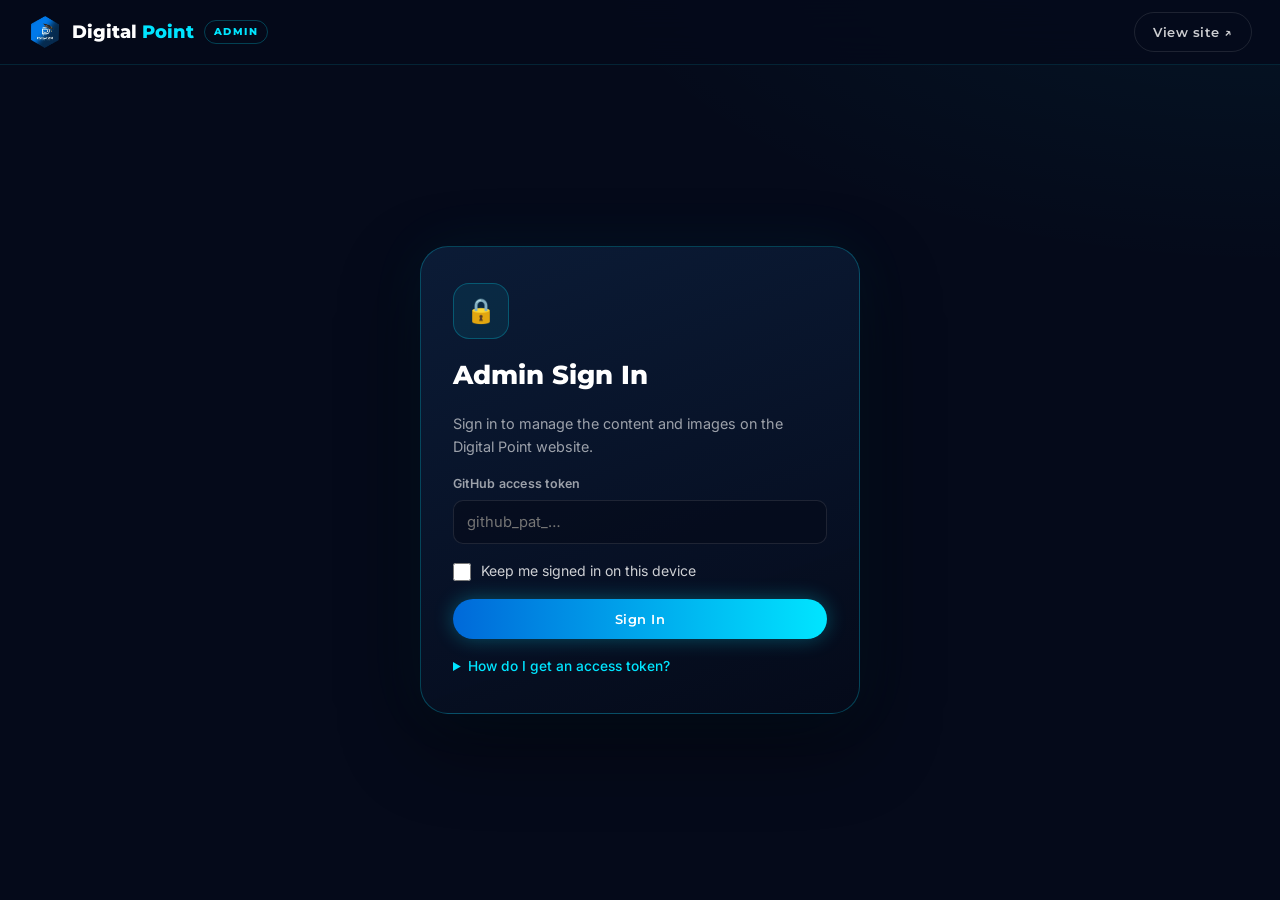
<file: admin.html>
<!DOCTYPE html>
<html lang="en">

<head>
    <meta charset="UTF-8" />
    <meta name="viewport" content="width=device-width, initial-scale=1.0" />
    <meta name="robots" content="noindex, nofollow" />
    <title>Site Management — Digital Point</title>
    <link rel="icon" type="image/png" href="assets/images/logo.png" />

    <link rel="preconnect" href="https://fonts.googleapis.com" />
    <link rel="preconnect" href="https://fonts.gstatic.com" crossorigin />
    <link rel="stylesheet"
        href="https://fonts.googleapis.com/css2?family=Inter:wght@400;500;600&family=Montserrat:wght@600;700;800&display=swap" />

    <link rel="stylesheet" href="assets/css/base.css" />
    <link rel="stylesheet" href="assets/css/admin.css" />
</head>

<body class="admin-body">

    <!-- ── Top bar ─────────────────────────────────────────── -->
    <header class="adm-topbar">
        <a href="index.html" class="adm-brand">
            <img src="assets/images/logo.png" alt="" class="adm-logo" />
            <span>Digital <span class="accent">Point</span></span>
            <span class="adm-brand-tag">Admin</span>
        </a>
        <div class="adm-topbar-right">
            <a href="index.html" class="adm-btn adm-btn-ghost" target="_blank" rel="noopener">View site ↗</a>
            <div class="adm-user" id="adm-user" hidden>
                <button class="adm-btn adm-btn-ghost" id="adm-signout" type="button">Sign out</button>
            </div>
        </div>
    </header>

    <!-- ── Sign-in screen ──────────────────────────────────── -->
    <main class="adm-login" id="adm-login" hidden>
        <form class="adm-login-card" id="adm-login-form" autocomplete="off">
            <div class="adm-login-icon" aria-hidden="true">🔒</div>
            <h1>Admin Sign In</h1>
            <p class="adm-muted">Sign in to manage the content and images on the Digital Point website.</p>

            <label class="adm-field">
                <span class="adm-label">GitHub access token</span>
                <input type="password" id="adm-token" placeholder="github_pat_…" required spellcheck="false" />
            </label>

            <label class="adm-check">
                <input type="checkbox" id="adm-remember" />
                <span>Keep me signed in on this device</span>
            </label>

            <p class="adm-error" id="adm-login-error" role="alert" hidden></p>

            <button type="submit" class="adm-btn adm-btn-primary adm-btn-block" id="adm-login-btn">Sign In</button>

            <details class="adm-help">
                <summary>How do I get an access token?</summary>
                <ol>
                    <li>Sign in to GitHub with the account that owns the website, then open
                        <a href="https://github.com/settings/personal-access-tokens/new" target="_blank"
                            rel="noopener">New fine-grained token</a>.</li>
                    <li>Give it a name (for example <em>Website admin</em>) and choose an expiry date.</li>
                    <li>Under <strong>Repository access</strong>, choose <em>Only select repositories</em> and pick
                        <strong>digitalpoint</strong>.</li>
                    <li>Under <strong>Permissions → Repository permissions</strong>, set
                        <strong>Contents</strong> to <em>Read and write</em>.</li>
                    <li>Click <strong>Generate token</strong>, copy it and paste it above.</li>
                </ol>
                <p class="adm-muted">Keep the token private, because anyone who has it can edit the website.
                    Only tick "Keep me signed in" on your own device.</p>
            </details>
        </form>
    </main>

    <!-- ── Loading state ───────────────────────────────────── -->
    <div class="adm-loading" id="adm-loading">
        <div class="adm-spinner" aria-hidden="true"></div>
        <p id="adm-loading-text">Loading…</p>
    </div>

    <!-- ── Management dashboard ────────────────────────────── -->
    <div class="adm-app" id="adm-app" hidden>
        <nav class="adm-sidebar" id="adm-sidebar" aria-label="Website sections"></nav>

        <main class="adm-main">
            <div class="adm-main-inner" id="adm-section"></div>
        </main>
    </div>

    <!-- ── Save bar ────────────────────────────────────────── -->
    <div class="adm-savebar" id="adm-savebar" hidden>
        <span class="adm-savebar-text"><span class="adm-dot"></span><span id="adm-savebar-text">You have unsaved changes</span></span>
        <div class="adm-savebar-actions">
            <button type="button" class="adm-btn adm-btn-ghost" id="adm-discard">Discard</button>
            <button type="button" class="adm-btn adm-btn-primary" id="adm-save">Publish changes</button>
        </div>
    </div>

    <!-- ── Publish dialog ──────────────────────────────────── -->
    <dialog class="adm-dialog" id="adm-publish-dialog">
        <form method="dialog" id="adm-publish-form">
            <h2>Publish changes</h2>
            <p class="adm-muted">Your changes will go live on the website in about 1–2 minutes.</p>
            <ul class="adm-changes" id="adm-changes"></ul>
            <label class="adm-field">
                <span class="adm-label">Short note about this change (optional)</span>
                <input type="text" id="adm-commit-msg" placeholder="e.g. Updated faculty photos" maxlength="120" />
            </label>
            <div class="adm-dialog-actions">
                <button type="button" class="adm-btn adm-btn-ghost" id="adm-publish-cancel">Cancel</button>
                <button type="submit" class="adm-btn adm-btn-primary" id="adm-publish-confirm" value="publish">Publish</button>
            </div>
        </form>
    </dialog>

    <!-- ── Replace token (keeps unsaved edits) ─────────────── -->
    <dialog class="adm-dialog" id="adm-token-dialog">
        <form method="dialog" id="adm-token-form" autocomplete="off">
            <h2>Token can't save changes</h2>
            <p class="adm-muted" id="adm-token-reason"></p>
            <ol class="adm-token-steps">
                <li>Open <a href="https://github.com/settings/personal-access-tokens" target="_blank" rel="noopener">your fine-grained tokens</a> and edit the token, or create a new one.</li>
                <li><strong>Repository access:</strong> Only select repositories → <strong>digitalpoint</strong></li>
                <li><strong>Repository permissions → Contents:</strong> <em>Read and write</em> (not Read-only)</li>
                <li>Save. If GitHub gives you a new token, paste it below.</li>
            </ol>
            <p class="adm-muted">Your unsaved changes are kept.</p>
            <label class="adm-field">
                <span class="adm-label">Access token</span>
                <input type="password" id="adm-token-new" placeholder="github_pat_… (leave empty if you only edited the permissions)" spellcheck="false" />
            </label>
            <label class="adm-check">
                <input type="checkbox" id="adm-token-remember" />
                <span>Keep me signed in on this device</span>
            </label>
            <p class="adm-error" id="adm-token-error" role="alert" hidden></p>
            <div class="adm-dialog-actions">
                <button type="button" class="adm-btn adm-btn-ghost" id="adm-token-cancel">Cancel</button>
                <button type="submit" class="adm-btn adm-btn-primary" id="adm-token-retry">Try publishing again</button>
            </div>
        </form>
    </dialog>

    <!-- ── Toasts ──────────────────────────────────────────── -->
    <div class="adm-toasts" id="adm-toasts" aria-live="polite"></div>

    <script src="assets/js/admin.js" defer></script>
</body>

</html>
</file>
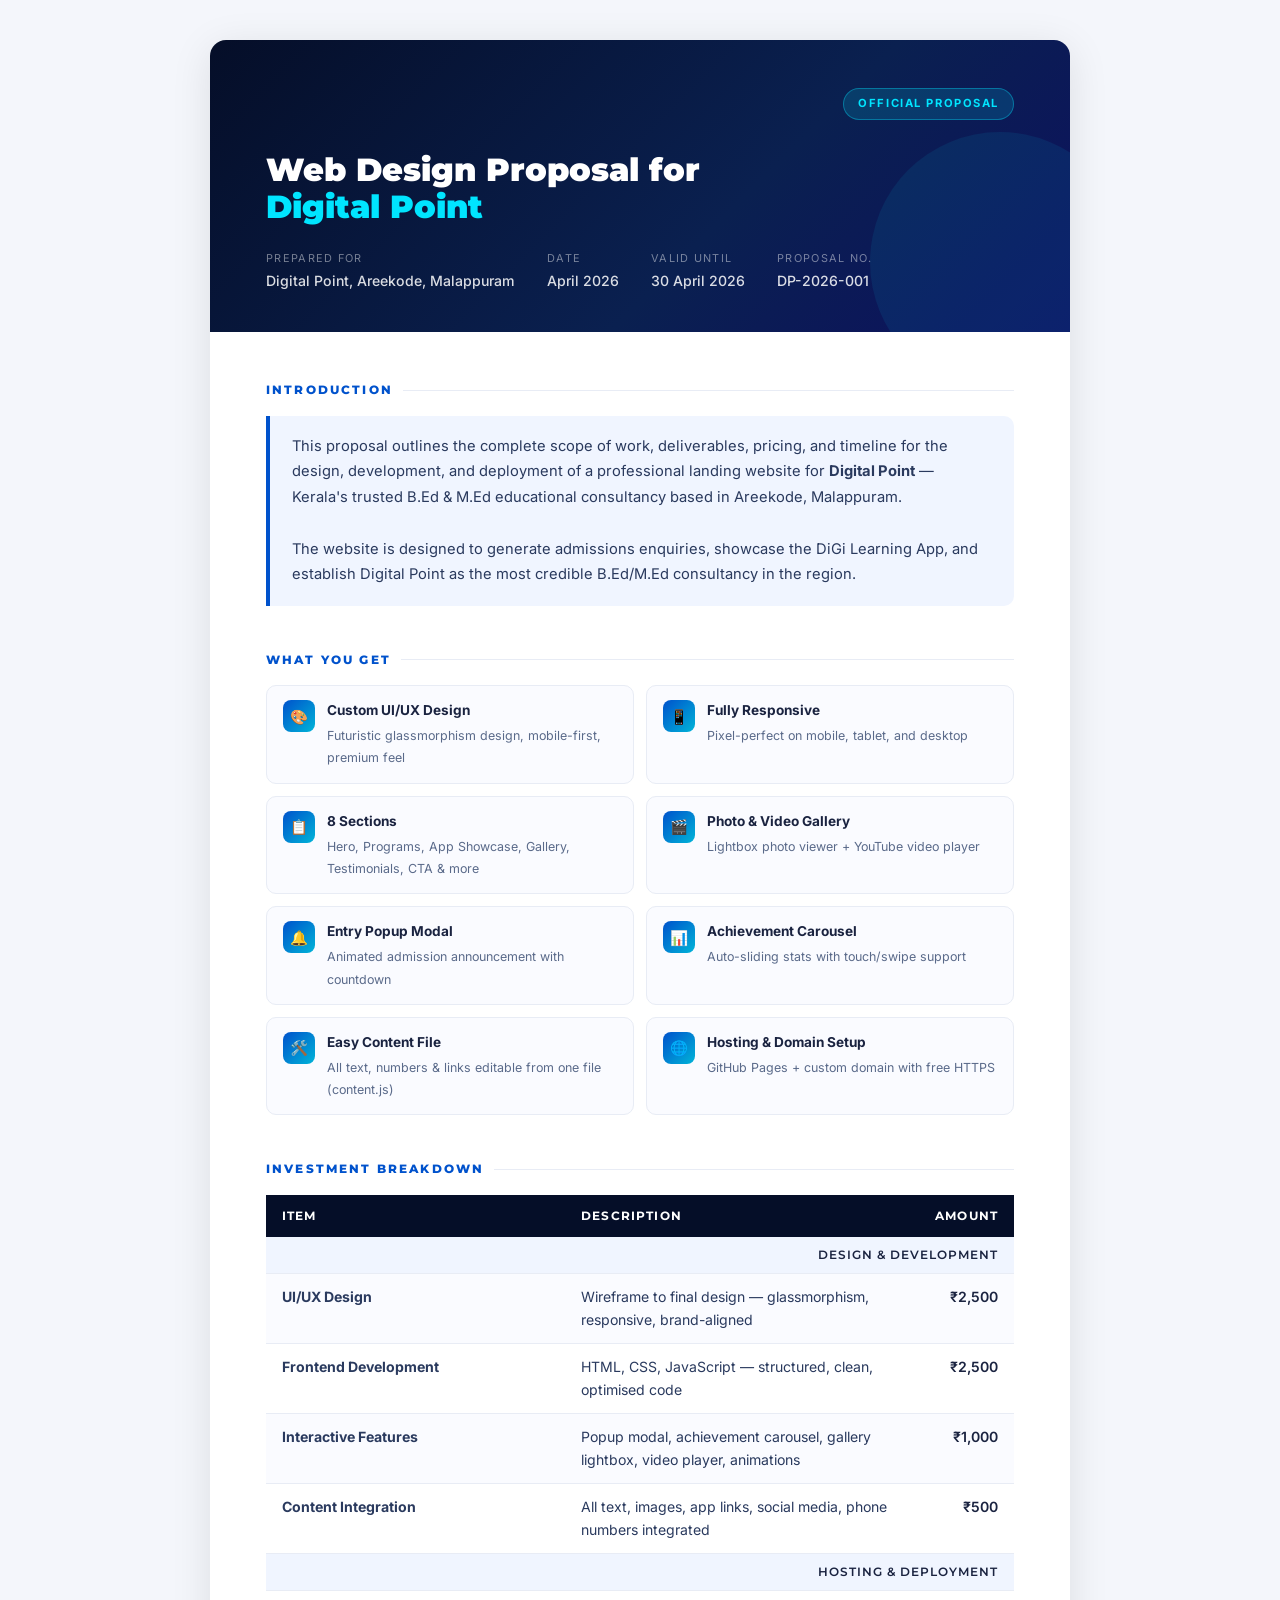
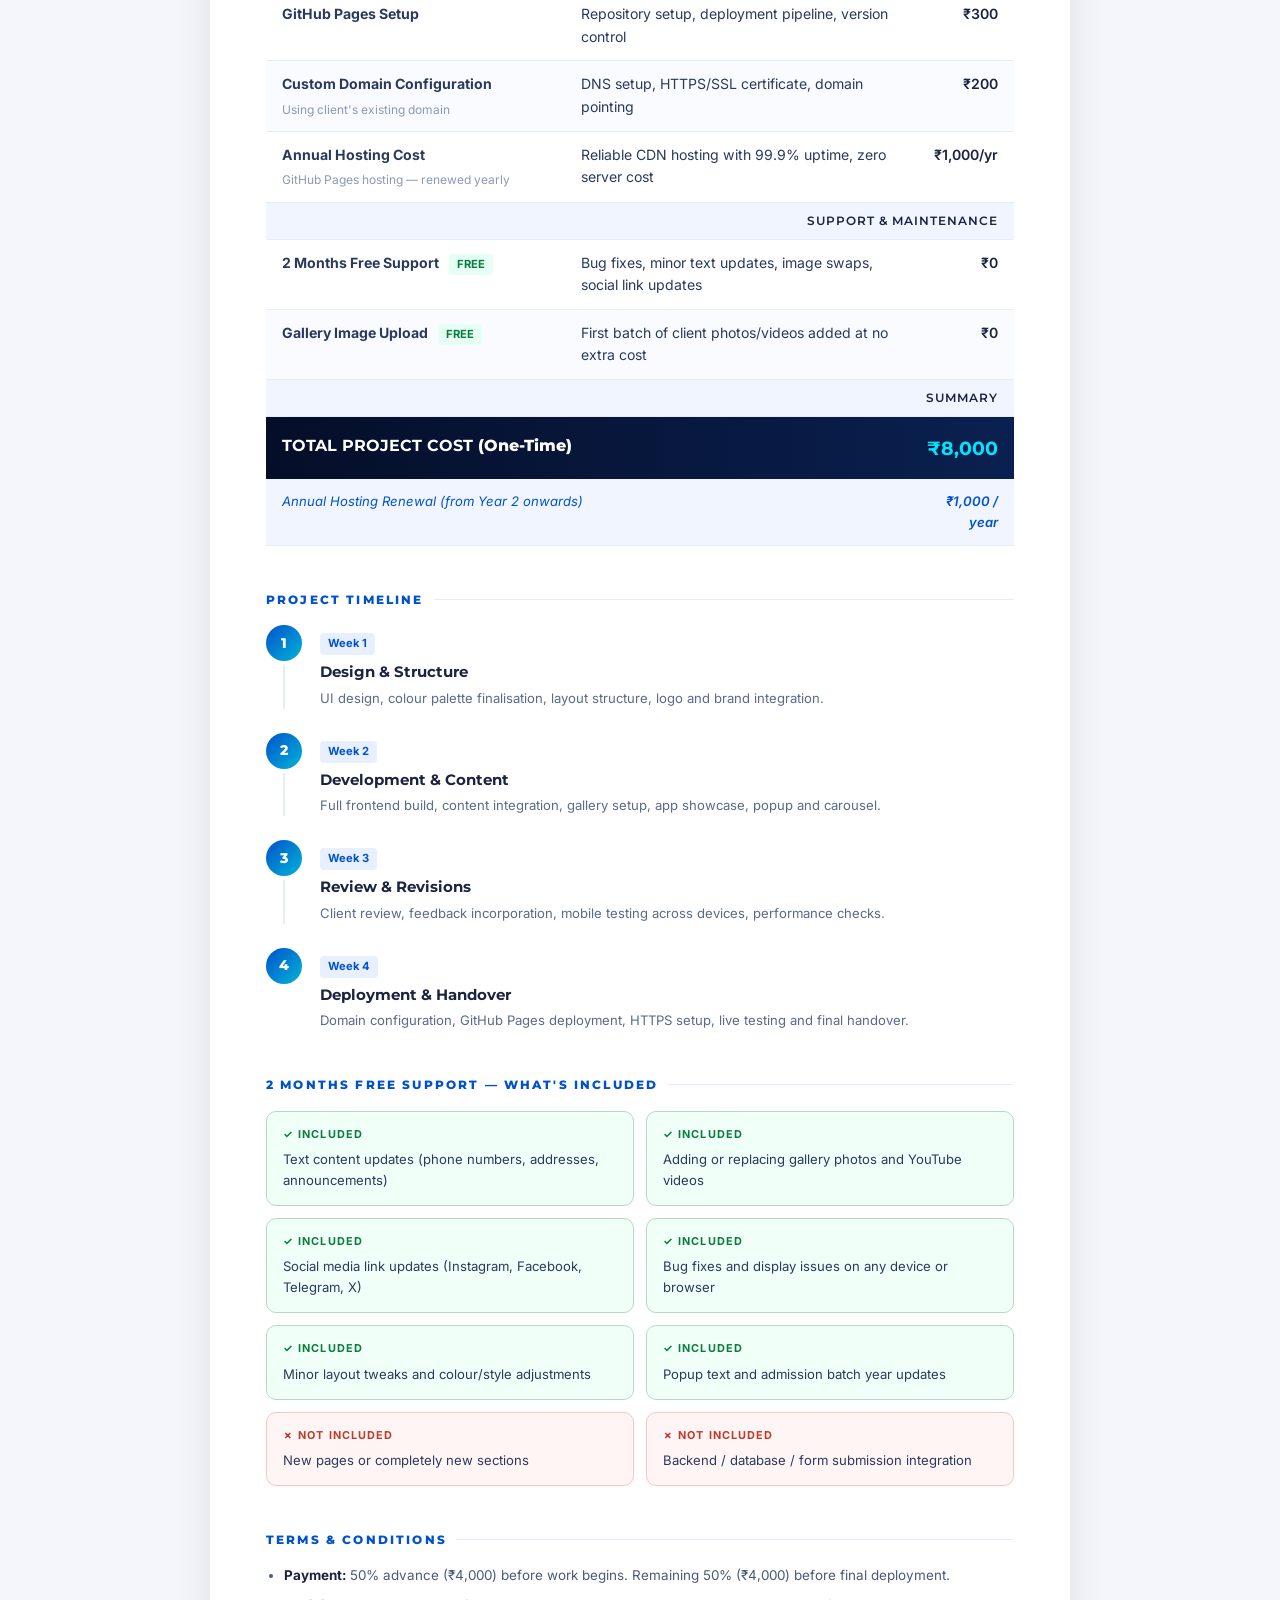
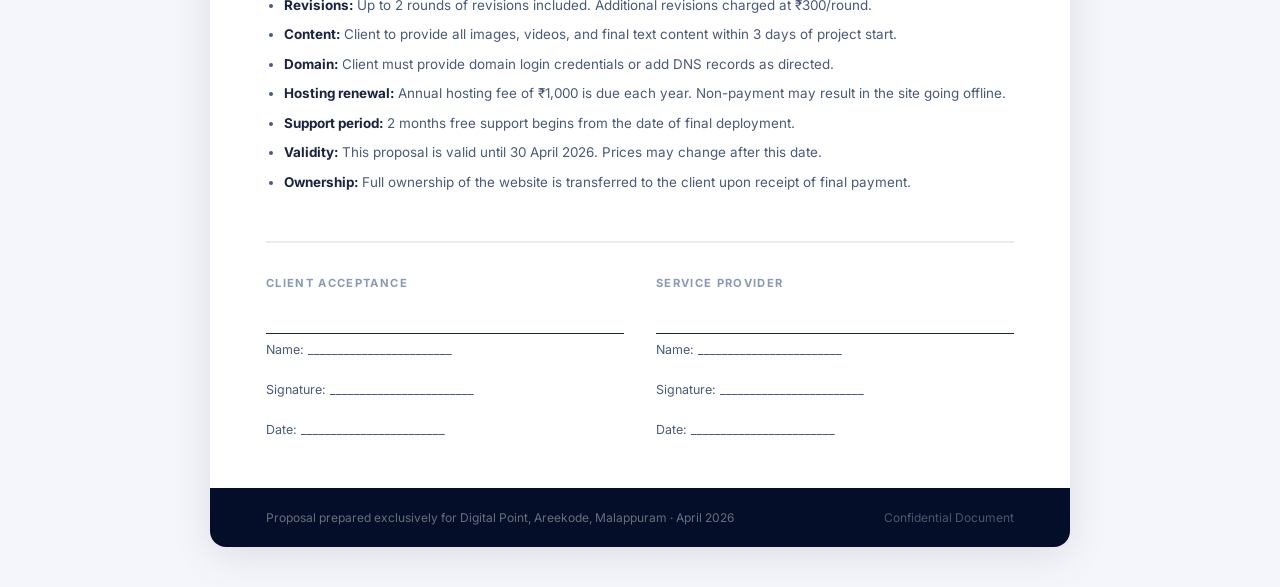
<file: proposal/proposal.html>
<!DOCTYPE html>
<html lang="en">
<head>
  <meta charset="UTF-8" />
  <meta name="viewport" content="width=device-width, initial-scale=1.0" />
  <title>Web Design Proposal — Digital Point</title>
  <link href="https://fonts.googleapis.com/css2?family=Montserrat:wght@400;600;700;800;900&family=Inter:wght@300;400;500;600&display=swap" rel="stylesheet" />
  <style>
    * { margin: 0; padding: 0; box-sizing: border-box; }

    body {
      font-family: 'Inter', sans-serif;
      background: #f4f6fb;
      color: #1a2340;
      font-size: 14px;
      line-height: 1.6;
    }

    /* ── Page wrapper ── */
    .page {
      max-width: 860px;
      margin: 40px auto;
      background: #fff;
      border-radius: 16px;
      overflow: hidden;
      box-shadow: 0 8px 40px rgba(0,0,0,0.10);
    }

    /* ── Header ── */
    .header {
      background: linear-gradient(135deg, #050e28 0%, #0a2050 60%, #0d1060 100%);
      padding: 48px 56px 40px;
      position: relative;
      overflow: hidden;
    }
    .header::after {
      content: '';
      position: absolute;
      bottom: -60px; right: -60px;
      width: 260px; height: 260px;
      border-radius: 50%;
      background: rgba(0,229,255,0.08);
    }
    .header-top {
      display: flex;
      justify-content: space-between;
      align-items: flex-start;
      margin-bottom: 32px;
    }
    .header-brand {
      font-family: 'Montserrat', sans-serif;
      font-weight: 800;
      font-size: 1.3rem;
      color: #fff;
      letter-spacing: 0.04em;
    }
    .header-brand span { color: #00e5ff; }
    .header-brand small {
      display: block;
      font-size: 0.7rem;
      font-weight: 400;
      color: rgba(255,255,255,0.5);
      letter-spacing: 0.12em;
      text-transform: uppercase;
      margin-top: 4px;
    }
    .proposal-label {
      background: rgba(0,229,255,0.15);
      border: 1px solid rgba(0,229,255,0.35);
      color: #00e5ff;
      font-size: 0.7rem;
      font-weight: 700;
      letter-spacing: 0.14em;
      text-transform: uppercase;
      padding: 6px 14px;
      border-radius: 50px;
    }
    .header h1 {
      font-family: 'Montserrat', sans-serif;
      font-weight: 900;
      font-size: 2rem;
      color: #fff;
      line-height: 1.15;
      margin-bottom: 10px;
      position: relative; z-index: 1;
    }
    .header h1 span { color: #00e5ff; }
    .header-meta {
      display: flex;
      gap: 32px;
      margin-top: 24px;
      position: relative; z-index: 1;
    }
    .meta-item label {
      display: block;
      font-size: 0.68rem;
      color: rgba(255,255,255,0.45);
      letter-spacing: 0.12em;
      text-transform: uppercase;
      margin-bottom: 3px;
    }
    .meta-item span {
      font-size: 0.88rem;
      color: rgba(255,255,255,0.85);
      font-weight: 500;
    }

    /* ── Body sections ── */
    .body { padding: 48px 56px; }

    .section { margin-bottom: 44px; }
    .section-title {
      font-family: 'Montserrat', sans-serif;
      font-weight: 800;
      font-size: 0.75rem;
      letter-spacing: 0.18em;
      text-transform: uppercase;
      color: #0052cc;
      margin-bottom: 16px;
      display: flex;
      align-items: center;
      gap: 10px;
    }
    .section-title::after {
      content: '';
      flex: 1;
      height: 1px;
      background: #e8ecf5;
    }

    /* Intro block */
    .intro-box {
      background: #f0f5ff;
      border-left: 4px solid #0052cc;
      border-radius: 0 10px 10px 0;
      padding: 18px 22px;
      font-size: 0.92rem;
      color: #2a3a5e;
      line-height: 1.75;
    }

    /* Deliverables */
    .deliverables-grid {
      display: grid;
      grid-template-columns: 1fr 1fr;
      gap: 12px;
    }
    .d-item {
      display: flex;
      align-items: flex-start;
      gap: 12px;
      padding: 14px 16px;
      border-radius: 10px;
      border: 1px solid #e8ecf5;
      background: #fafbff;
    }
    .d-icon {
      width: 32px; height: 32px;
      border-radius: 8px;
      background: linear-gradient(135deg, #0052cc, #00b4d8);
      display: flex; align-items: center; justify-content: center;
      font-size: 0.9rem;
      flex-shrink: 0;
    }
    .d-item strong {
      display: block;
      font-size: 0.85rem;
      font-weight: 700;
      color: #1a2340;
      margin-bottom: 2px;
    }
    .d-item span { font-size: 0.78rem; color: #5a6a8a; }

    /* Pricing table */
    .price-table { width: 100%; border-collapse: collapse; }
    .price-table thead tr {
      background: #050e28;
      color: #fff;
    }
    .price-table thead th {
      padding: 12px 16px;
      text-align: left;
      font-family: 'Montserrat', sans-serif;
      font-size: 0.72rem;
      font-weight: 700;
      letter-spacing: 0.10em;
      text-transform: uppercase;
    }
    .price-table thead th:last-child { text-align: right; }
    .price-table tbody tr { border-bottom: 1px solid #e8ecf5; }
    .price-table tbody tr:nth-child(even) { background: #fafbff; }
    .price-table tbody td {
      padding: 12px 16px;
      font-size: 0.88rem;
      color: #2a3a5e;
      vertical-align: top;
    }
    .price-table tbody td:last-child {
      text-align: right;
      font-weight: 600;
      color: #1a2340;
    }
    .price-table .cat-row td {
      background: #f0f5ff;
      font-family: 'Montserrat', sans-serif;
      font-weight: 700;
      font-size: 0.78rem;
      color: #0052cc;
      text-transform: uppercase;
      letter-spacing: 0.08em;
      padding: 8px 16px;
    }
    .price-note { font-size: 0.75rem; color: #8a9ab5; margin-top: 4px; display: block; }
    .free-tag {
      display: inline-block;
      background: #e6fff4;
      color: #0a7c3e;
      font-size: 0.7rem;
      font-weight: 700;
      padding: 2px 8px;
      border-radius: 4px;
      margin-left: 6px;
    }
    .discount-tag {
      display: inline-block;
      background: #fff3e0;
      color: #c65a00;
      font-size: 0.7rem;
      font-weight: 700;
      padding: 2px 8px;
      border-radius: 4px;
      margin-left: 6px;
    }

    /* Total row */
    .total-row {
      background: linear-gradient(90deg, #050e28, #0a2050) !important;
      border-bottom: none !important;
    }
    .total-row td {
      color: #fff !important;
      font-family: 'Montserrat', sans-serif !important;
      font-weight: 800 !important;
      font-size: 1rem !important;
      padding: 16px 16px !important;
    }
    .total-row td:last-child { color: #00e5ff !important; font-size: 1.2rem !important; }

    .yearly-row td {
      background: #f0f5ff;
      color: #0052cc !important;
      font-size: 0.82rem !important;
      font-style: italic;
    }
    .yearly-row td:last-child { color: #0052cc !important; }

    /* Timeline */
    .timeline { display: flex; flex-direction: column; gap: 0; }
    .tl-item {
      display: flex;
      gap: 18px;
      padding-bottom: 24px;
      position: relative;
    }
    .tl-item:last-child { padding-bottom: 0; }
    .tl-left {
      display: flex;
      flex-direction: column;
      align-items: center;
      flex-shrink: 0;
    }
    .tl-dot {
      width: 36px; height: 36px;
      border-radius: 50%;
      background: linear-gradient(135deg, #0052cc, #00b4d8);
      display: flex; align-items: center; justify-content: center;
      font-size: 0.85rem;
      color: #fff;
      font-family: 'Montserrat', sans-serif;
      font-weight: 800;
      flex-shrink: 0;
    }
    .tl-line {
      flex: 1;
      width: 2px;
      background: #e8ecf5;
      margin-top: 4px;
    }
    .tl-item:last-child .tl-line { display: none; }
    .tl-content { padding-top: 6px; }
    .tl-title {
      font-family: 'Montserrat', sans-serif;
      font-weight: 700;
      font-size: 0.92rem;
      color: #1a2340;
      margin-bottom: 3px;
    }
    .tl-week {
      display: inline-block;
      font-size: 0.7rem;
      font-weight: 700;
      color: #0052cc;
      background: #e8f0ff;
      padding: 2px 8px;
      border-radius: 4px;
      margin-bottom: 6px;
    }
    .tl-desc { font-size: 0.82rem; color: #5a6a8a; }

    /* Support table */
    .support-grid {
      display: grid;
      grid-template-columns: 1fr 1fr;
      gap: 12px;
    }
    .support-item {
      padding: 14px 16px;
      border-radius: 10px;
      border: 1px solid #e8ecf5;
    }
    .support-item.included { border-color: #b3dac7; background: #f0fff8; }
    .support-item.excluded { border-color: #f5c6c6; background: #fff5f5; }
    .support-tag {
      font-size: 0.68rem;
      font-weight: 700;
      letter-spacing: 0.1em;
      text-transform: uppercase;
      margin-bottom: 6px;
    }
    .support-item.included .support-tag { color: #0a7c3e; }
    .support-item.excluded .support-tag { color: #c0392b; }
    .support-item p { font-size: 0.82rem; color: #2a3a5e; }

    /* Terms */
    .terms-list { padding-left: 18px; }
    .terms-list li {
      font-size: 0.84rem;
      color: #4a5a7a;
      margin-bottom: 8px;
    }
    .terms-list li strong { color: #1a2340; }

    /* Signature */
    .signature-row {
      display: grid;
      grid-template-columns: 1fr 1fr;
      gap: 32px;
      margin-top: 48px;
      padding-top: 32px;
      border-top: 2px solid #e8ecf5;
    }
    .sig-box label {
      display: block;
      font-size: 0.7rem;
      font-weight: 700;
      color: #8a9ab5;
      letter-spacing: 0.12em;
      text-transform: uppercase;
      margin-bottom: 40px;
    }
    .sig-line {
      border-top: 1px solid #1a2340;
      padding-top: 6px;
      font-size: 0.78rem;
      color: #4a5a7a;
    }

    /* Footer */
    .footer {
      background: #050e28;
      padding: 20px 56px;
      display: flex;
      justify-content: space-between;
      align-items: center;
    }
    .footer p { font-size: 0.75rem; color: rgba(255,255,255,0.4); }
    .footer span { font-size: 0.75rem; color: rgba(255,255,255,0.3); }

    /* ── Print / Save as PDF ── */
    @media print {
      @page {
        size: A4 portrait;
        margin: 12mm 14mm 12mm 14mm;
      }

      * {
        -webkit-print-color-adjust: exact !important;
        print-color-adjust: exact !important;
      }

      html, body {
        width: 100%;
        background: #fff !important;
        font-size: 11.5px;
        line-height: 1.55;
      }

      /* Remove outer chrome — page IS the document */
      .page {
        width: 100%;
        max-width: 100%;
        margin: 0;
        padding: 0;
        border-radius: 0;
        box-shadow: none;
        overflow: visible;
      }

      .header  { padding: 24px 28px 20px; }
      .body    { padding: 22px 28px; }
      .footer  { padding: 12px 28px; }

      /* Compact spacing */
      .section          { margin-bottom: 22px; break-inside: avoid; page-break-inside: avoid; }
      .section-title    { margin-bottom: 10px; }
      .intro-box        { padding: 12px 16px; }
      .deliverables-grid{ gap: 8px; }
      .support-grid     { gap: 8px; }
      .d-item           { padding: 10px 12px; }
      .support-item     { padding: 10px 12px; }
      .tl-item          { padding-bottom: 12px; }
      .signature-row    { margin-top: 20px; padding-top: 16px; }

      /* Table stays together */
      .price-table      { break-inside: avoid; page-break-inside: avoid; }
      .price-table tbody tr { break-inside: avoid; page-break-inside: avoid; }

      /* Timeline stays together */
      .timeline         { break-inside: avoid; page-break-inside: avoid; }

      /* Header meta row wraps nicely */
      .header-meta      { gap: 20px; flex-wrap: wrap; margin-top: 16px; }
      .header h1        { font-size: 1.6rem; }

      /* Prevent orphaned signature */
      .signature-row    { break-inside: avoid; page-break-inside: avoid; }
    }
  </style>
  <script src="proposal-content.js"></script>
</head>
<body>
<div class="page">

  <!-- ── HEADER ── -->
  <div class="header">
    <div class="header-top">
      <div class="header-brand">
        <span data-p="studio.name">Your Studio Name</span>
        <small data-p="studio.subtitle">Web Design &amp; Development</small>
      </div>
      <div class="proposal-label">Official Proposal</div>
    </div>

    <h1>Web Design Proposal for<br /><span>Digital Point</span></h1>

    <div class="header-meta">
      <div class="meta-item">
        <label>Prepared for</label>
        <span data-p="meta.prepared_for">Digital Point, Areekode, Malappuram</span>
      </div>
      <div class="meta-item">
        <label>Date</label>
        <span data-p="meta.date">April 2026</span>
      </div>
      <div class="meta-item">
        <label>Valid Until</label>
        <span data-p="meta.valid_until">30 April 2026</span>
      </div>
      <div class="meta-item">
        <label>Proposal No.</label>
        <span data-p="meta.proposal_no">DP-2026-001</span>
      </div>
    </div>
  </div>

  <!-- ── BODY ── -->
  <div class="body">

    <!-- INTRODUCTION -->
    <div class="section">
      <div class="section-title">Introduction</div>
      <div class="intro-box">
        This proposal outlines the complete scope of work, deliverables, pricing, and timeline for the design,
        development, and deployment of a professional landing website for <strong>Digital Point</strong> —
        Kerala's trusted B.Ed &amp; M.Ed educational consultancy based in Areekode, Malappuram.
        <br /><br />
        The website is designed to generate admissions enquiries, showcase the DiGi Learning App,
        and establish Digital Point as the most credible B.Ed/M.Ed consultancy in the region.
      </div>
    </div>

    <!-- DELIVERABLES -->
    <div class="section">
      <div class="section-title">What You Get</div>
      <div class="deliverables-grid">
        <div class="d-item">
          <div class="d-icon">🎨</div>
          <div>
            <strong>Custom UI/UX Design</strong>
            <span>Futuristic glassmorphism design, mobile-first, premium feel</span>
          </div>
        </div>
        <div class="d-item">
          <div class="d-icon">📱</div>
          <div>
            <strong>Fully Responsive</strong>
            <span>Pixel-perfect on mobile, tablet, and desktop</span>
          </div>
        </div>
        <div class="d-item">
          <div class="d-icon">📋</div>
          <div>
            <strong>8 Sections</strong>
            <span>Hero, Programs, App Showcase, Gallery, Testimonials, CTA &amp; more</span>
          </div>
        </div>
        <div class="d-item">
          <div class="d-icon">🎬</div>
          <div>
            <strong>Photo &amp; Video Gallery</strong>
            <span>Lightbox photo viewer + YouTube video player</span>
          </div>
        </div>
        <div class="d-item">
          <div class="d-icon">🔔</div>
          <div>
            <strong>Entry Popup Modal</strong>
            <span>Animated admission announcement with countdown</span>
          </div>
        </div>
        <div class="d-item">
          <div class="d-icon">📊</div>
          <div>
            <strong>Achievement Carousel</strong>
            <span>Auto-sliding stats with touch/swipe support</span>
          </div>
        </div>
        <div class="d-item">
          <div class="d-icon">🛠️</div>
          <div>
            <strong>Easy Content File</strong>
            <span>All text, numbers &amp; links editable from one file (content.js)</span>
          </div>
        </div>
        <div class="d-item">
          <div class="d-icon">🌐</div>
          <div>
            <strong>Hosting &amp; Domain Setup</strong>
            <span>GitHub Pages + custom domain with free HTTPS</span>
          </div>
        </div>
      </div>
    </div>

    <!-- PRICING -->
    <div class="section">
      <div class="section-title">Investment Breakdown</div>
      <table class="price-table">
        <thead>
          <tr>
            <th style="width:40%">Item</th>
            <th>Description</th>
            <th>Amount</th>
          </tr>
        </thead>
        <tbody>

          <tr class="cat-row"><td colspan="3">Design &amp; Development</td></tr>

          <tr>
            <td><strong>UI/UX Design</strong></td>
            <td>Wireframe to final design — glassmorphism, responsive, brand-aligned</td>
            <td data-p="pricing.ui_design">₹2,500</td>
          </tr>
          <tr>
            <td><strong>Frontend Development</strong></td>
            <td>HTML, CSS, JavaScript — structured, clean, optimised code</td>
            <td data-p="pricing.frontend_dev">₹2,500</td>
          </tr>
          <tr>
            <td><strong>Interactive Features</strong></td>
            <td>Popup modal, achievement carousel, gallery lightbox, video player, animations</td>
            <td data-p="pricing.interactive">₹1,000</td>
          </tr>
          <tr>
            <td><strong>Content Integration</strong></td>
            <td>All text, images, app links, social media, phone numbers integrated</td>
            <td data-p="pricing.content_integration">₹500</td>
          </tr>

          <tr class="cat-row"><td colspan="3">Hosting &amp; Deployment</td></tr>

          <tr>
            <td><strong>GitHub Pages Setup</strong></td>
            <td>Repository setup, deployment pipeline, version control</td>
            <td data-p="pricing.github_setup">₹300</td>
          </tr>
          <tr>
            <td><strong>Custom Domain Configuration</strong>
              <span class="price-note">Using client's existing domain</span>
            </td>
            <td>DNS setup, HTTPS/SSL certificate, domain pointing</td>
            <td data-p="pricing.domain_config">₹200</td>
          </tr>
          <tr>
            <td><strong>Annual Hosting Cost</strong>
              <span class="price-note">GitHub Pages hosting — renewed yearly</span>
            </td>
            <td>Reliable CDN hosting with 99.9% uptime, zero server cost</td>
            <td data-p="pricing.hosting_yearly">₹1,000/yr</td>
          </tr>

          <tr class="cat-row"><td colspan="3">Support &amp; Maintenance</td></tr>

          <tr>
            <td>
              <strong>2 Months Free Support</strong>
              <span class="free-tag">FREE</span>
            </td>
            <td>Bug fixes, minor text updates, image swaps, social link updates</td>
            <td>₹0</td>
          </tr>
          <tr>
            <td>
              <strong>Gallery Image Upload</strong>
              <span class="free-tag">FREE</span>
            </td>
            <td>First batch of client photos/videos added at no extra cost</td>
            <td>₹0</td>
          </tr>

          <tr class="cat-row"><td colspan="3">Summary</td></tr>

          <tr class="total-row">
            <td colspan="2"><strong>TOTAL PROJECT COST</strong> (One-Time)</td>
            <td><strong data-p="pricing.total_onetime">₹8,000</strong></td>
          </tr>
          <tr class="yearly-row">
            <td colspan="2">Annual Hosting Renewal (from Year 2 onwards)</td>
            <td data-p="pricing.hosting_renewal">₹1,000 / year</td>
          </tr>

        </tbody>
      </table>
    </div>

    <!-- TIMELINE -->
    <div class="section">
      <div class="section-title">Project Timeline</div>
      <div class="timeline">
        <div class="tl-item">
          <div class="tl-left">
            <div class="tl-dot">1</div>
            <div class="tl-line"></div>
          </div>
          <div class="tl-content">
            <div class="tl-week">Week 1</div>
            <div class="tl-title" data-p="timeline.week1_title">Design &amp; Structure</div>
            <p class="tl-desc" data-p="timeline.week1_desc">UI design, colour palette finalisation, layout structure, logo and brand integration.</p>
          </div>
        </div>
        <div class="tl-item">
          <div class="tl-left">
            <div class="tl-dot">2</div>
            <div class="tl-line"></div>
          </div>
          <div class="tl-content">
            <div class="tl-week">Week 2</div>
            <div class="tl-title" data-p="timeline.week2_title">Development &amp; Content</div>
            <p class="tl-desc" data-p="timeline.week2_desc">Full frontend build, content integration, gallery setup, app showcase, popup and carousel.</p>
          </div>
        </div>
        <div class="tl-item">
          <div class="tl-left">
            <div class="tl-dot">3</div>
            <div class="tl-line"></div>
          </div>
          <div class="tl-content">
            <div class="tl-week">Week 3</div>
            <div class="tl-title" data-p="timeline.week3_title">Review &amp; Revisions</div>
            <p class="tl-desc" data-p="timeline.week3_desc">Client review, feedback incorporation, mobile testing across devices, performance checks.</p>
          </div>
        </div>
        <div class="tl-item">
          <div class="tl-left">
            <div class="tl-dot">4</div>
            <div class="tl-line"></div>
          </div>
          <div class="tl-content">
            <div class="tl-week">Week 4</div>
            <div class="tl-title" data-p="timeline.week4_title">Deployment &amp; Handover</div>
            <p class="tl-desc" data-p="timeline.week4_desc">Domain configuration, GitHub Pages deployment, HTTPS setup, live testing and final handover.</p>
          </div>
        </div>
      </div>
    </div>

    <!-- SUPPORT -->
    <div class="section">
      <div class="section-title">2 Months Free Support — What's Included</div>
      <div class="support-grid">
        <div class="support-item included">
          <div class="support-tag">✓ Included</div>
          <p>Text content updates (phone numbers, addresses, announcements)</p>
        </div>
        <div class="support-item included">
          <div class="support-tag">✓ Included</div>
          <p>Adding or replacing gallery photos and YouTube videos</p>
        </div>
        <div class="support-item included">
          <div class="support-tag">✓ Included</div>
          <p>Social media link updates (Instagram, Facebook, Telegram, X)</p>
        </div>
        <div class="support-item included">
          <div class="support-tag">✓ Included</div>
          <p>Bug fixes and display issues on any device or browser</p>
        </div>
        <div class="support-item included">
          <div class="support-tag">✓ Included</div>
          <p>Minor layout tweaks and colour/style adjustments</p>
        </div>
        <div class="support-item included">
          <div class="support-tag">✓ Included</div>
          <p>Popup text and admission batch year updates</p>
        </div>
        <div class="support-item excluded">
          <div class="support-tag">✗ Not Included</div>
          <p>New pages or completely new sections</p>
        </div>
        <div class="support-item excluded">
          <div class="support-tag">✗ Not Included</div>
          <p>Backend / database / form submission integration</p>
        </div>
      </div>
    </div>

    <!-- TERMS -->
    <div class="section">
      <div class="section-title">Terms &amp; Conditions</div>
      <ul class="terms-list">
        <li><strong>Payment:</strong> 50% advance (₹4,000) before work begins. Remaining 50% (₹4,000) before final deployment.</li>
        <li><strong>Revisions:</strong> Up to 2 rounds of revisions included. Additional revisions charged at ₹300/round.</li>
        <li><strong>Content:</strong> Client to provide all images, videos, and final text content within 3 days of project start.</li>
        <li><strong>Domain:</strong> Client must provide domain login credentials or add DNS records as directed.</li>
        <li><strong>Hosting renewal:</strong> Annual hosting fee of ₹1,000 is due each year. Non-payment may result in the site going offline.</li>
        <li><strong>Support period:</strong> 2 months free support begins from the date of final deployment.</li>
        <li><strong>Validity:</strong> This proposal is valid until 30 April 2026. Prices may change after this date.</li>
        <li><strong>Ownership:</strong> Full ownership of the website is transferred to the client upon receipt of final payment.</li>
      </ul>
    </div>

    <!-- SIGNATURE -->
    <div class="signature-row">
      <div class="sig-box">
        <label>Client Acceptance</label>
        <div class="sig-line">
          Name: ________________________<br /><br />
          Signature: ________________________<br /><br />
          Date: ________________________
        </div>
      </div>
      <div class="sig-box">
        <label>Service Provider</label>
        <div class="sig-line">
          Name: ________________________<br /><br />
          Signature: ________________________<br /><br />
          Date: ________________________
        </div>
      </div>
    </div>

  </div><!-- /.body -->

  <!-- ── FOOTER ── -->
  <div class="footer">
    <p data-p="footer.note">Proposal prepared exclusively for Digital Point, Areekode, Malappuram · April 2026</p>
    <span>Confidential Document</span>
  </div>

</div>

<script>
  /* Inject PROPOSAL values into [data-p="key.path"] elements */
  (function () {
    if (typeof PROPOSAL === 'undefined') return;
    function get(obj, path) {
      return path.split('.').reduce(function(o, k){ return (o && o[k] !== undefined) ? o[k] : null; }, obj);
    }
    document.querySelectorAll('[data-p]').forEach(function(el) {
      var val = get(PROPOSAL, el.dataset.p);
      if (val !== null) el.textContent = val;
    });
  })();
</script>
</body>
</html>
</file>
<file: assets/css/base.css>
/* ============================================================
   BASE — Custom Properties, Reset, Typography
   ============================================================ */

:root {
  /* Color tokens */
  --midnight:       #050a1a;
  --deep-blue:      #0a1628;
  --navy:           #0d1f3c;
  --cyan:           #00e5ff;
  --cyan-soft:      #00b4d8;
  --cyan-glow:      rgba(0, 229, 255, 0.18);
  --cyan-dim:       rgba(0, 229, 255, 0.08);

  /* Alpha-white scale */
  --white:          #ffffff;
  --white-80:       rgba(255, 255, 255, 0.80);
  --white-60:       rgba(255, 255, 255, 0.60);
  --white-20:       rgba(255, 255, 255, 0.20);
  --white-10:       rgba(255, 255, 255, 0.10);
  --white-06:       rgba(255, 255, 255, 0.06);

  /* Glass system */
  --glass-bg:       rgba(255, 255, 255, 0.04);
  --glass-border:   rgba(0, 229, 255, 0.25);

  /* Typography */
  --font-display:   'Montserrat', sans-serif;
  --font-body:      'Inter', sans-serif;

  /* Spacing scale */
  --space-xs:  8px;
  --space-sm:  16px;
  --space-md:  24px;
  --space-lg:  40px;
  --space-xl:  60px;
  --space-2xl: 100px;

  /* Border radius scale */
  --radius-sm:  10px;
  --radius-md:  18px;
  --radius-lg:  22px;
  --radius-xl:  28px;
  --radius-pill: 50px;

  /* Transitions */
  --transition-fast:   0.2s ease;
  --transition-normal: 0.3s ease;
  --transition-slow:   0.5s ease;
}

/* ── Reset ─────────────────────────────────────────────────── */
*, *::before, *::after {
  margin: 0;
  padding: 0;
  box-sizing: border-box;
}

html {
  scroll-behavior: smooth;
  font-size: 16px;
  overflow-x: hidden; /* clips fixed nav drawer on iOS Safari */
}

html.nav-open {
  overflow-y: hidden; /* locks page scroll while mobile nav is open */
}

body {
  background-color: var(--midnight);
  color: var(--white);
  font-family: var(--font-body);
  line-height: 1.6;
  overflow-x: hidden;
  -webkit-font-smoothing: antialiased;
  -moz-osx-font-smoothing: grayscale;
}

a { color: inherit; text-decoration: none; }
button { font-family: inherit; cursor: pointer; border: none; background: none; }
ul { list-style: none; }
img { display: block; max-width: 100%; }

/* ── Utility: Section wrapper ──────────────────────────────── */
.container {
  max-width: 1180px;
  margin-left: auto;
  margin-right: auto;
  width: 100%;
}

/* ── Section generic ───────────────────────────────────────── */
section {
  position: relative;
  z-index: 1;
  padding: var(--space-2xl) var(--space-xl);
}

.section-label {
  display: inline-flex;
  align-items: center;
  gap: 8px;
  font-size: 0.72rem;
  font-weight: 700;
  letter-spacing: 0.18em;
  text-transform: uppercase;
  color: var(--cyan);
  margin-bottom: 14px;
}
.section-label::before {
  content: '';
  width: 28px;
  height: 2px;
  background: var(--cyan);
  border-radius: 2px;
}

.section-title {
  font-family: var(--font-display);
  font-weight: 800;
  font-size: clamp(2rem, 3.5vw, 3rem);
  line-height: 1.12;
  color: var(--white);
  margin-bottom: 18px;
}
.section-title span { color: var(--cyan); }

.section-sub {
  font-size: 1rem;
  color: var(--white-60);
  max-width: 600px;
  line-height: 1.75;
}

/* Center-text modifier */
.center-text { text-align: center; }
.center-text .section-label  { margin-left: auto; margin-right: auto; justify-content: center; }
.center-text .section-sub    { margin-left: auto; margin-right: auto; }
</file>
<file: assets/css/admin.css>
/* ============================================================
   ADMIN — Site management panel (admin.html)
   Uses the colour/space tokens from base.css
   ============================================================ */

[hidden] { display: none !important; }

.admin-body {
  min-height: 100vh;
  background:
    radial-gradient(1200px 600px at 100% -10%, rgba(0, 229, 255, 0.06), transparent 60%),
    var(--midnight);
  overflow-x: hidden;
}
.admin-body.adm-has-savebar { padding-bottom: 90px; }

.adm-muted { color: var(--white-60); font-size: 0.9rem; line-height: 1.6; }

/* ── Buttons ───────────────────────────────────────────────── */
.adm-btn {
  display: inline-flex;
  align-items: center;
  justify-content: center;
  gap: 6px;
  min-height: 40px;
  padding: 8px 18px;
  border-radius: var(--radius-pill);
  border: 1px solid var(--glass-border);
  background: var(--glass-bg);
  color: var(--white);
  font-family: var(--font-display);
  font-weight: 600;
  font-size: 0.82rem;
  letter-spacing: 0.04em;
  white-space: nowrap;
  transition: background var(--transition-fast), border-color var(--transition-fast), color var(--transition-fast), transform var(--transition-fast);
}
.adm-btn:hover:not(:disabled) { border-color: var(--cyan); color: var(--cyan); }
.adm-btn:disabled { opacity: 0.55; cursor: not-allowed; }
.adm-btn:focus-visible, .adm-icon-btn:focus-visible, .adm-nav-item:focus-visible {
  outline: 2px solid var(--cyan);
  outline-offset: 2px;
}
.adm-btn-primary {
  border: none;
  background: linear-gradient(90deg, #0069d9, #00e5ff);
  box-shadow: 0 0 20px rgba(0, 229, 255, 0.30);
}
.adm-btn-primary:hover:not(:disabled) { color: var(--white); transform: translateY(-1px); box-shadow: 0 0 30px rgba(0, 229, 255, 0.5); }
.adm-btn-ghost { background: transparent; border-color: var(--white-10); color: var(--white-80); }
.adm-btn-block { width: 100%; }
.adm-btn-sm { min-height: 34px; padding: 6px 14px; font-size: 0.76rem; }
.adm-btn-add {
  width: 100%;
  margin-top: 12px;
  border-style: dashed;
  border-radius: var(--radius-md);
  color: var(--cyan);
  background: transparent;
  min-height: 48px;
}
.adm-btn-add:hover:not(:disabled) { background: var(--cyan-dim); }

.adm-icon-btn {
  width: 32px;
  height: 32px;
  border-radius: 8px;
  color: var(--white-60);
  font-size: 0.9rem;
  transition: background var(--transition-fast), color var(--transition-fast);
}
.adm-icon-btn:hover:not(:disabled) { background: var(--white-10); color: var(--white); }
.adm-icon-btn:disabled { opacity: 0.3; cursor: default; }
.adm-icon-danger:hover:not(:disabled) { background: rgba(255, 82, 82, 0.15); color: #ff7b7b; }

/* ── Top bar ───────────────────────────────────────────────── */
.adm-topbar {
  position: sticky;
  top: 0;
  z-index: 50;
  display: flex;
  align-items: center;
  justify-content: space-between;
  gap: 16px;
  padding: 12px 28px;
  background: rgba(5, 10, 26, 0.85);
  backdrop-filter: blur(18px);
  -webkit-backdrop-filter: blur(18px);
  border-bottom: 1px solid rgba(0, 229, 255, 0.12);
}
.adm-brand {
  display: flex;
  align-items: center;
  gap: 10px;
  font-family: var(--font-display);
  font-weight: 800;
  font-size: 1.1rem;
}
.adm-brand .accent { color: var(--cyan); }
.adm-logo { width: 34px; height: 34px; object-fit: contain; }
.adm-brand-tag {
  font-size: 0.65rem;
  letter-spacing: 0.14em;
  text-transform: uppercase;
  color: var(--cyan);
  border: 1px solid var(--glass-border);
  border-radius: var(--radius-pill);
  padding: 3px 9px;
}
.adm-topbar-right { display: flex; align-items: center; gap: 12px; }
.adm-user { display: flex; align-items: center; gap: 10px; font-size: 0.85rem; color: var(--white-80); }

/* ── Login ─────────────────────────────────────────────────── */
.adm-login {
  min-height: calc(100vh - 70px);
  display: grid;
  place-items: center;
  padding: 40px 16px;
}
.adm-login-card {
  width: min(440px, 100%);
  padding: 36px 32px;
  border-radius: var(--radius-xl);
  background: linear-gradient(160deg, rgba(13, 31, 60, 0.85), rgba(5, 10, 26, 0.9));
  border: 1px solid var(--glass-border);
  box-shadow: 0 30px 80px rgba(0, 0, 0, 0.45), 0 0 60px rgba(0, 229, 255, 0.06);
  display: flex;
  flex-direction: column;
  gap: 16px;
}
.adm-login-icon {
  width: 56px; height: 56px;
  display: grid; place-items: center;
  border-radius: 16px;
  background: var(--cyan-dim);
  border: 1px solid var(--glass-border);
  font-size: 1.5rem;
}
.adm-login-card h1 { font-family: var(--font-display); font-weight: 800; font-size: 1.6rem; }
.adm-error {
  padding: 10px 14px;
  border-radius: var(--radius-sm);
  background: rgba(255, 82, 82, 0.12);
  border: 1px solid rgba(255, 82, 82, 0.35);
  color: #ffb3b3;
  font-size: 0.86rem;
}
.adm-help { font-size: 0.86rem; color: var(--white-80); }
.adm-help summary { cursor: pointer; color: var(--cyan); font-weight: 500; }
.adm-help ol { margin: 12px 0 10px 18px; display: grid; gap: 8px; line-height: 1.55; }
.adm-help a { color: var(--cyan); text-decoration: underline; }

/* ── Loading ───────────────────────────────────────────────── */
.adm-loading {
  min-height: calc(100vh - 70px);
  display: flex;
  flex-direction: column;
  align-items: center;
  justify-content: center;
  gap: 16px;
  color: var(--white-60);
}
.adm-spinner {
  width: 38px; height: 38px;
  border-radius: 50%;
  border: 3px solid var(--white-10);
  border-top-color: var(--cyan);
  animation: adm-spin 0.8s linear infinite;
}
@keyframes adm-spin { to { transform: rotate(360deg); } }

/* ── App layout ────────────────────────────────────────────── */
.adm-app {
  display: grid;
  grid-template-columns: 250px minmax(0, 1fr);
  min-height: calc(100vh - 62px);
}
.adm-sidebar {
  position: sticky;
  top: 62px;
  align-self: start;
  height: calc(100vh - 62px);
  overflow-y: auto;
  padding: 20px 14px;
  border-right: 1px solid var(--white-06);
  display: flex;
  flex-direction: column;
  gap: 2px;
}
.adm-sidebar-title {
  font-size: 0.68rem;
  font-weight: 700;
  letter-spacing: 0.16em;
  text-transform: uppercase;
  color: var(--white-60);
  padding: 4px 12px 10px;
}
.adm-nav-item {
  display: flex;
  align-items: center;
  gap: 10px;
  width: 100%;
  padding: 9px 12px;
  border-radius: var(--radius-sm);
  color: var(--white-80);
  font-size: 0.9rem;
  text-align: left;
  transition: background var(--transition-fast), color var(--transition-fast);
}
.adm-nav-item:hover { background: var(--white-06); color: var(--white); }
.adm-nav-item.active { background: var(--cyan-dim); color: var(--cyan); box-shadow: inset 2px 0 0 var(--cyan); }
.adm-nav-label { flex: 1; }
.adm-nav-tag {
  flex: none;
  padding: 2px 7px;
  border-radius: var(--radius-pill);
  background: rgba(255, 200, 87, 0.14);
  border: 1px solid rgba(255, 200, 87, 0.35);
  color: #ffc857;
  font-size: 0.6rem;
  font-weight: 700;
  letter-spacing: 0.08em;
  text-transform: uppercase;
  line-height: 1.5;
}
.adm-nav-dirty { width: 8px; height: 8px; border-radius: 50%; background: #ffc857; box-shadow: 0 0 8px rgba(255, 200, 87, 0.6); }

.adm-main { padding: 32px 40px 60px; min-width: 0; }
.adm-main-inner { max-width: 980px; margin: 0 auto; }

.adm-section-head { margin-bottom: 24px; }
.adm-section-head h1 {
  font-family: var(--font-display);
  font-weight: 800;
  font-size: clamp(1.5rem, 2.5vw, 2rem);
  margin-bottom: 6px;
}
.adm-subhead {
  font-family: var(--font-display);
  font-weight: 700;
  font-size: 1.05rem;
  margin: 30px 0 12px;
  color: var(--white);
  display: flex;
  align-items: center;
  gap: 10px;
}
.adm-subhead::before { content: ''; width: 18px; height: 2px; border-radius: 2px; background: var(--cyan); }
.adm-subhead-sm { font-size: 0.9rem; margin: 18px 0 10px; }

/* ── Cards + fields ────────────────────────────────────────── */
.adm-card {
  padding: 22px;
  border-radius: var(--radius-lg);
  background: rgba(13, 31, 60, 0.45);
  border: 1px solid var(--white-06);
}
.adm-grid {
  display: grid;
  grid-template-columns: repeat(2, minmax(0, 1fr));
  gap: 16px 18px;
}
.adm-grid-1 { grid-template-columns: minmax(0, 1fr); }
.adm-span-2 { grid-column: 1 / -1; }

.adm-field { display: flex; flex-direction: column; gap: 6px; min-width: 0; }
.adm-label { font-size: 0.78rem; font-weight: 600; color: var(--white-60); letter-spacing: 0.02em; }
.adm-label-note { font-style: normal; font-weight: 400; opacity: 0.75; }
.adm-field input[type="text"],
.adm-field input[type="url"],
.adm-field input[type="number"],
.adm-field input[type="password"],
.adm-field textarea {
  width: 100%;
  padding: 10px 13px;
  border-radius: var(--radius-sm);
  border: 1px solid var(--white-10);
  background: rgba(5, 10, 26, 0.6);
  color: var(--white);
  font: inherit;
  font-size: 0.92rem;
  line-height: 1.5;
  transition: border-color var(--transition-fast), box-shadow var(--transition-fast);
}
.adm-field textarea { resize: vertical; min-height: 64px; }
.adm-field input:focus, .adm-field textarea:focus {
  outline: none;
  border-color: var(--cyan);
  box-shadow: 0 0 0 3px var(--cyan-dim);
}
.adm-check {
  display: flex;
  align-items: center;
  gap: 10px;
  font-size: 0.88rem;
  color: var(--white-80);
  cursor: pointer;
}
.adm-check input { width: 18px; height: 18px; accent-color: var(--cyan); }

/* ── Repeater ──────────────────────────────────────────────── */
.adm-items { display: flex; flex-direction: column; gap: 12px; }
.adm-items-grid {
  display: grid;
  grid-template-columns: repeat(auto-fill, minmax(230px, 1fr));
  gap: 14px;
}
.adm-item {
  border-radius: var(--radius-md);
  background: rgba(13, 31, 60, 0.45);
  border: 1px solid var(--white-06);
  overflow: hidden;
  min-width: 0;
}
.adm-item-head {
  display: flex;
  align-items: center;
  gap: 10px;
  padding: 8px 8px 8px 14px;
  border-bottom: 1px solid var(--white-06);
  background: rgba(5, 10, 26, 0.35);
}
.adm-item-num {
  flex: none;
  width: 24px; height: 24px;
  display: grid; place-items: center;
  border-radius: 7px;
  background: var(--cyan-dim);
  color: var(--cyan);
  font-size: 0.72rem;
  font-weight: 700;
}
.adm-item-title {
  flex: 1;
  min-width: 0;
  font-weight: 600;
  font-size: 0.88rem;
  white-space: nowrap;
  overflow: hidden;
  text-overflow: ellipsis;
}
.adm-item-tools { display: flex; gap: 2px; flex: none; }
.adm-item-body { padding: 16px; }

/* ── Image field ───────────────────────────────────────────── */
.adm-img-box { display: flex; flex-direction: column; gap: 10px; }
.adm-img-frame {
  position: relative;
  aspect-ratio: 4 / 3;
  border-radius: var(--radius-sm);
  overflow: hidden;
  cursor: pointer;
  background:
    repeating-conic-gradient(rgba(255,255,255,0.03) 0 25%, transparent 0 50%) 0 0 / 18px 18px,
    rgba(5, 10, 26, 0.6);
  border: 1px solid var(--white-10);
  transition: border-color var(--transition-fast);
}
.adm-img-frame:hover, .adm-img-drag .adm-img-frame { border-color: var(--cyan); }
.adm-img-drag .adm-img-frame { box-shadow: 0 0 0 3px var(--cyan-dim); }
.adm-img-preview { width: 100%; height: 100%; object-fit: contain; }
.adm-img-empty {
  position: absolute; inset: 0;
  display: flex; flex-direction: column; align-items: center; justify-content: center;
  gap: 4px; color: var(--white-60); font-size: 1.6rem;
}
.adm-img-empty span { font-size: 0.8rem; }
.adm-img-badge {
  display: none;
  position: absolute;
  top: 8px; left: 8px;
  padding: 3px 9px;
  border-radius: var(--radius-pill);
  background: #ffc857;
  color: #241a00;
  font-size: 0.66rem;
  font-weight: 700;
  letter-spacing: 0.08em;
  text-transform: uppercase;
}
.adm-img-new .adm-img-badge { display: block; }
.adm-img-new .adm-img-frame { border-color: rgba(255, 200, 87, 0.6); }
.adm-img-busy .adm-img-frame { opacity: 0.5; pointer-events: none; }
.adm-img-actions { display: flex; align-items: center; justify-content: space-between; gap: 8px; flex-wrap: wrap; }
.adm-img-path { font-size: 0.72rem; color: var(--white-60); overflow: hidden; text-overflow: ellipsis; white-space: nowrap; min-width: 0; flex: 1; }
.adm-img-btns { display: flex; flex-wrap: wrap; gap: 6px; }

/* Non-grid image field (single image in a normal form) */
.adm-items:not(.adm-items-grid) .adm-img-frame { max-width: 320px; }

/* ── Image library ─────────────────────────────────────────── */
#adm-library { margin-top: 44px; padding-top: 8px; border-top: 1px solid var(--white-06); }
.adm-lib-head { display: flex; align-items: center; justify-content: space-between; gap: 12px; flex-wrap: wrap; }
.adm-lib-note { margin: -4px 0 16px; font-size: 0.84rem; }
.adm-lib-grid {
  display: grid;
  grid-template-columns: repeat(auto-fill, minmax(150px, 1fr));
  gap: 12px;
}
.adm-lib-item {
  display: flex;
  flex-direction: column;
  border-radius: var(--radius-sm);
  background: rgba(13, 31, 60, 0.45);
  border: 1px solid var(--white-06);
  overflow: hidden;
  text-align: left;
  color: inherit;
  min-width: 0;
  transition: border-color var(--transition-fast), opacity var(--transition-fast);
}
.adm-lib-unused { border-style: dashed; border-color: var(--white-10); }
.adm-lib-staged { border-color: rgba(255, 107, 107, 0.6); }
.adm-lib-staged .adm-lib-thumb img { opacity: 0.35; filter: grayscale(1); }
.adm-lib-thumb {
  aspect-ratio: 3 / 4;
  background:
    repeating-conic-gradient(rgba(255,255,255,0.03) 0 25%, transparent 0 50%) 0 0 / 14px 14px,
    rgba(5, 10, 26, 0.6);
}
.adm-lib-thumb img { width: 100%; height: 100%; object-fit: cover; transition: opacity var(--transition-fast); }
.adm-lib-meta { display: flex; justify-content: space-between; gap: 6px; padding: 8px 10px 0; font-size: 0.74rem; }
.adm-lib-name { overflow: hidden; text-overflow: ellipsis; white-space: nowrap; color: var(--white-80); }
.adm-lib-size { flex: none; color: var(--white-60); }
.adm-lib-foot { display: flex; flex-wrap: wrap; align-items: center; justify-content: space-between; gap: 6px; padding: 8px 10px 10px; min-height: 48px; margin-top: auto; }
.adm-lib-foot .adm-btn-sm { min-height: 28px; padding: 4px 10px; font-size: 0.7rem; }
.adm-lib-choice { cursor: pointer; }
.adm-lib-choice:hover { border-color: var(--cyan); }
.adm-lib-choice .adm-lib-meta { padding-bottom: 10px; }

.adm-pill {
  padding: 3px 8px;
  border-radius: var(--radius-pill);
  font-size: 0.64rem;
  font-weight: 700;
  letter-spacing: 0.06em;
  text-transform: uppercase;
  background: var(--white-06);
  color: var(--white-60);
  white-space: nowrap;
}
.adm-pill-used { background: rgba(61, 220, 151, 0.12); color: #3ddc97; }
.adm-pill-new { background: rgba(255, 200, 87, 0.15); color: #ffc857; }
.adm-pill-del { background: rgba(255, 107, 107, 0.15); color: #ff8f8f; }
.adm-btn-danger { border-color: rgba(255, 107, 107, 0.4); color: #ff9a9a; background: transparent; }
.adm-btn-danger:hover:not(:disabled) { border-color: #ff6b6b; color: #ff6b6b; background: rgba(255, 107, 107, 0.08); }
.adm-change-del { border-color: rgba(255, 107, 107, 0.4) !important; background: rgba(255, 107, 107, 0.1) !important; }

/* ── Save bar ──────────────────────────────────────────────── */
.adm-savebar {
  position: fixed;
  left: 50%;
  bottom: 18px;
  transform: translateX(-50%);
  z-index: 60;
  width: min(760px, calc(100% - 32px));
  display: flex;
  align-items: center;
  justify-content: space-between;
  gap: 14px;
  padding: 12px 14px 12px 20px;
  border-radius: var(--radius-lg);
  background: rgba(10, 22, 40, 0.95);
  border: 1px solid var(--glass-border);
  box-shadow: 0 20px 60px rgba(0, 0, 0, 0.5);
  backdrop-filter: blur(14px);
  animation: adm-rise 0.25s ease;
}
@keyframes adm-rise { from { opacity: 0; transform: translate(-50%, 12px); } }
.adm-savebar-text { display: flex; align-items: center; gap: 10px; font-size: 0.88rem; color: var(--white-80); min-width: 0; }
.adm-dot { flex: none; width: 9px; height: 9px; border-radius: 50%; background: #ffc857; box-shadow: 0 0 10px rgba(255, 200, 87, 0.7); }
.adm-savebar-actions { display: flex; gap: 8px; flex: none; }

/* ── Dialog ────────────────────────────────────────────────── */
.adm-dialog {
  width: min(460px, calc(100% - 32px));
  margin: auto;
  padding: 0;
  border: 1px solid var(--glass-border);
  border-radius: var(--radius-xl);
  background: var(--deep-blue);
  color: var(--white);
  box-shadow: 0 30px 90px rgba(0, 0, 0, 0.6);
}
.adm-dialog::backdrop { background: rgba(2, 5, 14, 0.7); backdrop-filter: blur(4px); }
.adm-dialog form, .adm-dialog-body { padding: 28px; display: flex; flex-direction: column; gap: 16px; }
.adm-token-steps { margin-left: 18px; display: grid; gap: 6px; font-size: 0.86rem; color: var(--white-80); line-height: 1.5; }
.adm-token-steps a { color: var(--cyan); text-decoration: underline; }
#adm-token-reason { color: #ffb3b3; }
.adm-dialog-wide { width: min(820px, calc(100% - 32px)); }
.adm-lib-pick { max-height: 60vh; overflow-y: auto; padding: 2px; }
.adm-dialog h2 { font-family: var(--font-display); font-weight: 800; font-size: 1.3rem; }
.adm-changes { display: flex; flex-wrap: wrap; gap: 6px; }
.adm-changes li {
  padding: 5px 11px;
  border-radius: var(--radius-pill);
  background: var(--cyan-dim);
  border: 1px solid var(--glass-border);
  font-size: 0.78rem;
}
.adm-dialog-actions { display: flex; justify-content: flex-end; gap: 10px; }

/* ── Toasts ────────────────────────────────────────────────── */
.adm-toasts {
  position: fixed;
  top: 76px;
  right: 18px;
  z-index: 80;
  display: flex;
  flex-direction: column;
  gap: 10px;
  width: min(380px, calc(100% - 36px));
}
.adm-toast {
  padding: 12px 16px;
  border-radius: var(--radius-sm);
  background: var(--navy);
  border: 1px solid var(--white-10);
  border-left: 3px solid var(--cyan);
  font-size: 0.86rem;
  line-height: 1.5;
  box-shadow: 0 12px 40px rgba(0, 0, 0, 0.45);
  animation: adm-toast-in 0.25s ease;
  transition: opacity 0.35s ease, transform 0.35s ease;
}
.adm-toast.out { opacity: 0; transform: translateX(20px); }
.adm-toast-success { border-left-color: #3ddc97; }
.adm-toast-error { border-left-color: #ff6b6b; }
@keyframes adm-toast-in { from { opacity: 0; transform: translateX(20px); } }

/* ── Responsive ────────────────────────────────────────────── */
@media (max-width: 900px) {
  .adm-app { grid-template-columns: minmax(0, 1fr); }
  .adm-sidebar {
    position: static;
    height: auto;
    flex-direction: row;
    flex-wrap: wrap;
    overflow: visible;
    padding: 12px 16px;
    gap: 6px;
    border-right: none;
    border-bottom: 1px solid var(--white-06);
  }
  .adm-sidebar-title { display: none; }
  .adm-nav-item {
    width: auto;
    flex: none;
    padding: 7px 12px;
    border-radius: var(--radius-pill);
    border: 1px solid var(--white-10);
    font-size: 0.82rem;
  }
  .adm-nav-item.active { box-shadow: none; border-color: var(--glass-border); }
  .adm-main { padding: 22px 16px 40px; }
}

@media (max-width: 640px) {
  .adm-topbar { padding: 10px 16px; }
  .adm-brand > span:not(.adm-brand-tag) { display: none; }
  .adm-topbar-right > .adm-btn { display: none; }
  .adm-grid { grid-template-columns: minmax(0, 1fr); }
  .adm-card { padding: 16px; }
  .adm-items-grid { grid-template-columns: minmax(0, 1fr); gap: 12px; }
  .adm-items-grid .adm-img-frame { aspect-ratio: 16 / 10; }
  .adm-lib-grid { grid-template-columns: repeat(2, minmax(0, 1fr)); }
  .adm-dialog form, .adm-dialog-body { padding: 20px; }
  .adm-item-body { padding: 12px; }
  .adm-login-card { padding: 28px 20px; }
  .adm-savebar { flex-direction: column; align-items: stretch; padding: 12px; bottom: 10px; }
  .adm-savebar-actions > .adm-btn { flex: 1; }
}
</file>
